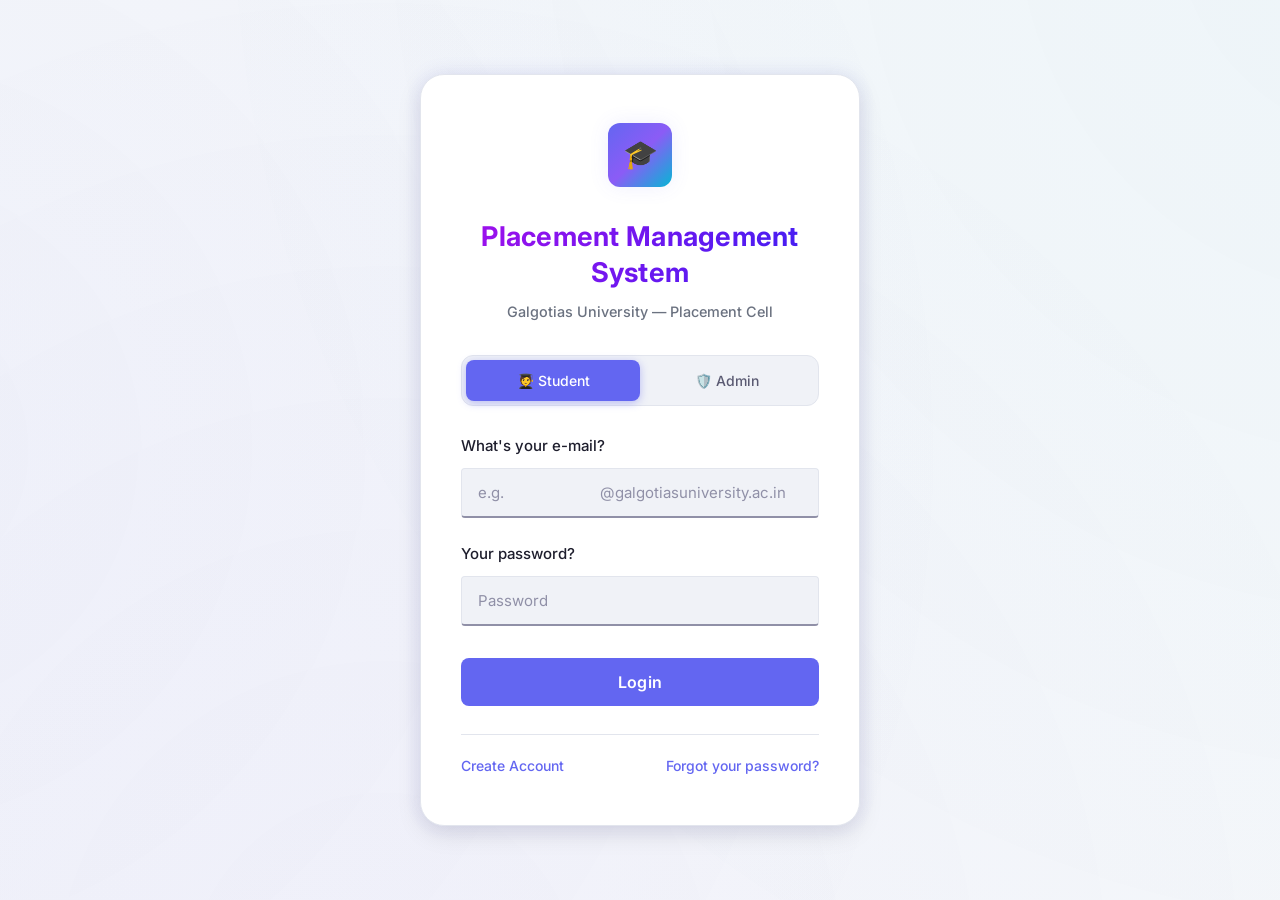
<file: index.html>
<!DOCTYPE html>
<html lang="en">

<head>
  <meta charset="UTF-8">
  <meta name="viewport" content="width=device-width, initial-scale=1.0">
  <meta name="description"
    content="Placement Management System - Login to access placement opportunities and manage student placements">
  <title>Login — Placement Management System</title>
  <link rel="stylesheet" href="styles.css">
  <style>
    /* Login page specific styles */
    .login-card {
      position: relative;
    }

    .close-btn {
      position: absolute;
      top: 16px;
      right: 20px;
      background: none;
      border: none;
      color: var(--accent-primary);
      font-size: 1.25rem;
      cursor: pointer;
      line-height: 1;
      opacity: 0.7;
      transition: var(--transition-fast);
    }

    .close-btn:hover {
      opacity: 1;
    }

    .login-title {
      font-size: 1.70rem;
      font-weight: 700;
      text-align: center;
      margin-bottom: 8px;
      line-height: 1.35;
      letter-spacing: 0.01em;
    }

    .login-subtitle {
      text-align: center;
      color: #6b7280;
      font-size: .90rem;
      margin-bottom: 32px;
      font-weight: 500;
    }

    .gradient-text {
      background: linear-gradient(120deg, #a20fec 0%, #3b1ff3 100%);
      -webkit-background-clip: text;
      -webkit-text-fill-color: transparent;
      background-clip: text;
      color: transparent;
    }

    .field-label {
      font-size: 0.9375rem;
      font-weight: 500;
      color: var(--text-primary);
      margin-bottom: 10px;
      display: block;
    }

    .login-input {
      width: 100%;
      padding: 14px 16px;
      background: var(--bg-input);
      border: 1px solid var(--border-color);
      border-bottom: 2px solid var(--text-muted);
      border-radius: 4px;
      color: var(--text-primary);
      font-family: inherit;
      font-size: 0.9375rem;
      transition: var(--transition-normal);
      outline: none;
      margin-bottom: 24px;
    }

    .login-input:focus {
      border-bottom-color: var(--accent-primary);
      background: var(--bg-card-hover);
    }

    .login-input::placeholder {
      color: var(--text-muted);
    }

    .login-submit {
      width: 100%;
      padding: 14px;
      background: var(--accent-primary);
      color: #fff;
      border: none;
      border-radius: var(--radius-sm);
      font-family: inherit;
      font-size: 1rem;
      font-weight: 600;
      cursor: pointer;
      transition: var(--transition-normal);
      margin-top: 8px;
      letter-spacing: 0.02em;
    }

    .login-submit:hover {
      background: var(--accent-primary-hover);
      transform: translateY(-2px);
      box-shadow: 0 4px 16px rgba(99, 102, 241, 0.3);
    }

    .login-submit:active {
      transform: translateY(0) scale(0.98);
    }

    .login-footer {
      display: flex;
      justify-content: space-between;
      margin-top: 28px;
      padding-top: 20px;
      border-top: 1px solid var(--border-color);
    }

    .login-footer a {
      font-size: 0.875rem;
      font-weight: 500;
      color: var(--accent-primary);
      text-decoration: none;
      cursor: pointer;
      transition: var(--transition-fast);
    }

    .login-footer a:hover {
      text-decoration: underline;
      color: var(--accent-primary-hover);
    }

    .view-section {
      display: none;
    }

    .view-section.active {
      display: block;
      animation: slideUp 0.35s ease;
    }

    .email-validation {
      font-size: 0.75rem;
      margin-top: -18px;
      margin-bottom: 16px;
      display: none;
    }

    .email-validation.error {
      display: block;
      color: var(--accent-danger);
    }

    .email-validation.success {
      display: block;
      color: var(--accent-success);
    }

    .back-link {
      display: inline-flex;
      align-items: center;
      gap: 6px;
      font-size: 0.875rem;
      color: var(--accent-primary);
      cursor: pointer;
      margin-bottom: 20px;
      text-decoration: none;
      transition: var(--transition-fast);
    }

    .back-link:hover {
      text-decoration: underline;
    }

    .success-box {
      padding: 16px;
      background: rgba(5, 150, 105, 0.08);
      border: 1px solid rgba(5, 150, 105, 0.2);
      border-radius: var(--radius-sm);
      color: var(--accent-success);
      font-size: 0.875rem;
      text-align: center;
      margin-bottom: 16px;
      display: none;
    }

    .success-box.show {
      display: block;
    }
  </style>
</head>

<body>
  <div class="login-container">
    <div class="login-card animate-slide-up">

      <!-- ======== LOGIN VIEW ======== -->
      <div class="view-section active" id="loginView">
        <div class="logo">
          <div class="logo-icon">🎓</div>
        </div>
        <h1 class="login-title gradient-text">Placement Management<br>System</h1>
        <p class="login-subtitle">Galgotias University — Placement Cell</p>

        <!-- Role Selector -->
        <div class="role-selector" id="roleSelector">
          <button class="role-btn active" data-role="student" onclick="selectRole('student')">🧑‍🎓 Student</button>
          <button class="role-btn" data-role="admin" onclick="selectRole('admin')">🛡️ Admin</button>
        </div>

        <!-- Error -->
        <div class="error-message" id="errorMsg">
          <span>⚠️</span>
          <span id="errorText">Invalid credentials.</span>
        </div>

        <form onsubmit="handleLogin(event)">
          <!-- University Email -->
          <div id="emailGroup">
            <label class="field-label">What's your e-mail?</label>
            <input type="email" id="universityEmail" class="login-input"
              placeholder="e.g.                        @galgotiasuniversity.ac.in" required autocomplete="email">
            <div class="email-validation" id="emailValidation"></div>
          </div>

          <label class="field-label">Your password?</label>
          <input type="password" id="password" class="login-input" placeholder="Password" required
            autocomplete="current-password">

          <button type="submit" class="login-submit">Login</button>
        </form>

        <div class="login-footer">
          <a onclick="showView('registerView')">Create Account</a>
          <a onclick="showView('forgotView')">Forgot your password?</a>
        </div>
      </div>

      <!-- ======== REGISTER VIEW ======== -->
      <div class="view-section" id="registerView">
        <a class="back-link" onclick="showView('loginView')">← Back to Login</a>
        <h1 class="login-title">Create Your Account</h1>

        <div class="error-message" id="regErrorMsg">
          <span>⚠️</span>
          <span id="regErrorText"></span>
        </div>
        <div class="success-box" id="regSuccess">
          ✅ Account created successfully! You can now login.
        </div>

        <form onsubmit="handleRegister(event)">
          <label class="field-label">Full Name</label>
          <input type="text" id="regName" class="login-input" placeholder="Your full name" required>

          <label class="field-label">University Email</label>
          <input type="email" id="regEmail" class="login-input"
            placeholder="                       @galgotiasuniversity.ac.in" required>
          <div class="email-validation" id="regEmailValidation"></div>

          <label class="field-label">Choose a Username</label>
          <input type="text" id="regUsername" class="login-input" placeholder="Choose a username" required>

          <label class="field-label">Choose a Password</label>
          <input type="password" id="regPassword" class="login-input" placeholder="Create a password" required>

          <label class="field-label">Confirm Password</label>
          <input type="password" id="regPasswordConfirm" class="login-input" placeholder="Confirm your password"
            required>

          <div id="deptGroup">
            <label class="field-label">Department</label>
            <select id="regDept" class="login-input" style="border-bottom: 2px solid var(--text-muted);">
              <option value="">Select Department</option>
              <option value="Computer Science">Computer Science</option>
              <option value="Information Technology">Information Technology</option>
              <option value="ECE">Electronics & Communication</option>
              <option value="EEE">Electrical Engineering</option>
              <option value="Mechanical">Mechanical Engineering</option>
              <option value="Civil">Civil Engineering</option>
            </select>
          </div>

          <button type="submit" class="login-submit">Create Account</button>
        </form>

        <div class="login-footer" style="justify-content: center;">
          <a onclick="showView('loginView')">Already have an account? Login</a>
        </div>
      </div>

      <!-- ======== FORGOT PASSWORD VIEW ======== -->
      <div class="view-section" id="forgotView">
        <a class="back-link" onclick="showView('loginView')">← Back to Login</a>
        <h1 class="login-title">Forgot Your Password?</h1>

        <p style="color: var(--text-secondary); font-size: 0.875rem; text-align: center; margin-bottom: 28px;">
          Enter your registered university email and we'll send you a reset link.
        </p>

        <div class="error-message" id="forgotErrorMsg">
          <span>⚠️</span>
          <span id="forgotErrorText"></span>
        </div>
        <div class="success-box" id="forgotSuccess">
          ✅ Password reset link has been sent to your email!
        </div>

        <form onsubmit="handleForgot(event)">
          <label class="field-label">Your university e-mail?</label>
          <input type="email" id="forgotEmail" class="login-input"
            placeholder="                       @galgotiasuniversity.ac.in" required>
          <div class="email-validation" id="forgotEmailValidation"></div>

          <button type="submit" class="login-submit">Send Reset Link</button>
        </form>

        <div class="login-footer" style="justify-content: center;">
          <a onclick="showView('loginView')">Remember your password? Login</a>
        </div>
      </div>

    </div>
  </div>

  <script src="app.js"></script>
  <script>
    let selectedRole = 'student';

    // Galgotias University email regex based on role:
    // Student: anyname@galgotiasuniversity.ac.in
    // Admin: anyname@galgotiasuniversity.edu.in
    const studentEmailRegex = /^[^\s@]+@galgotiasuniversity\.ac\.in$/i;
    const adminEmailRegex = /^[^\s@]+@galgotiasuniversity\.edu\.in$/i;

    function getEmailRegex() {
      return selectedRole === 'admin' ? adminEmailRegex : studentEmailRegex;
    }
    function getEmailHint() {
      // 23 spaces followed by then the domain
      const prefix = '                       ';
      return selectedRole === 'admin'
        ? prefix + '@galgotiasuniversity.edu.in'
        : prefix + '@galgotiasuniversity.ac.in';
    }

    // ===== VIEW SWITCHING =====
    function showView(viewId) {
      document.querySelectorAll('.view-section').forEach(v => v.classList.remove('active'));
      document.getElementById(viewId).classList.add('active');
      // Clear error messages
      document.querySelectorAll('.error-message').forEach(e => e.classList.remove('show'));
      document.querySelectorAll('.success-box').forEach(e => e.classList.remove('show'));
    }

    // ===== ROLE SELECTOR =====
    function selectRole(role) {
      selectedRole = role;
      document.querySelectorAll('.role-btn').forEach(btn => {
        btn.classList.toggle('active', btn.dataset.role === role);
      });
      document.getElementById('emailValidation').className = 'email-validation';
      document.getElementById('emailValidation').textContent = '';
      document.getElementById('universityEmail').style.borderBottomColor = '';
      document.getElementById('universityEmail').placeholder = 'e.g. ' + getEmailHint();
      document.getElementById('regEmail').placeholder = getEmailHint();
      document.getElementById('forgotEmail').placeholder = getEmailHint();
      document.getElementById('deptGroup').style.display = (role === 'student') ? 'block' : 'none';
      document.getElementById('errorMsg').classList.remove('show');
    }

    // ===== LIVE EMAIL VALIDATION =====
    function validateEmailField(inputId, validationId, getRegex) {
      const input = document.getElementById(inputId);
      input.addEventListener('input', function () {
        const val = this.value.trim();
        const el = document.getElementById(validationId);
        const regex = getRegex ? getRegex() : studentEmailRegex;

        if (!val) {
          el.className = 'email-validation';
          el.textContent = '';
          this.style.borderBottomColor = '';
          return;
        }

        if (regex.test(val)) {
          el.className = 'email-validation success';
          el.textContent = '✅ Valid Galgotias University email';
          this.style.borderBottomColor = 'var(--accent-success)';
        } else {
          el.className = 'email-validation error';
          el.textContent = '❌ Invalid format. Use: ' + getEmailHint();
          this.style.borderBottomColor = 'var(--accent-danger)';
        }
      });
    }

    validateEmailField('universityEmail', 'emailValidation', getEmailRegex);
    validateEmailField('regEmail', 'regEmailValidation', getEmailRegex);
    validateEmailField('forgotEmail', 'forgotEmailValidation', getEmailRegex);

    // ===== LOGIN =====
    function handleLogin(e) {
      e.preventDefault();
      const email = document.getElementById('universityEmail').value.trim();
      const password = document.getElementById('password').value.trim();
      const errorMsg = document.getElementById('errorMsg');

      if (!email || !password) {
        errorMsg.classList.add('show');
        document.getElementById('errorText').textContent = 'Please fill in all fields.';
        return;
      }

      // Validate email format based on role
      if (!getEmailRegex().test(email)) {
        errorMsg.classList.add('show');
        document.getElementById('errorText').textContent = 'Invalid email format. Use: ' + getEmailHint();
        return;
      }

      if (loginByEmail(selectedRole, email, password)) {
        errorMsg.classList.remove('show');
        window.location.href = selectedRole === 'student' ? 'student-dashboard.html' : 'admin-dashboard.html';
      } else {
        errorMsg.classList.add('show');
        document.getElementById('errorText').textContent = 'No account found. Please register first or check your credentials.';
      }
    }

    // ===== REGISTER =====
    function handleRegister(e) {
      e.preventDefault();
      const name = document.getElementById('regName').value.trim();
      const email = document.getElementById('regEmail').value.trim();
      const username = document.getElementById('regUsername').value.trim();
      const password = document.getElementById('regPassword').value;
      const confirmPassword = document.getElementById('regPasswordConfirm').value;
      const dept = document.getElementById('regDept').value;
      const errorMsg = document.getElementById('regErrorMsg');
      const successMsg = document.getElementById('regSuccess');

      errorMsg.classList.remove('show');
      successMsg.classList.remove('show');

      if (!name || !email || !username || !password) {
        errorMsg.classList.add('show');
        document.getElementById('regErrorText').textContent = 'Please fill in all required fields.';
        return;
      }

      if (selectedRole === 'student' && !dept) {
        errorMsg.classList.add('show');
        document.getElementById('regErrorText').textContent = 'Please select a department.';
        return;
      }

      if (!getEmailRegex().test(email)) {
        errorMsg.classList.add('show');
        document.getElementById('regErrorText').textContent = 'Invalid email format. Use: ' + getEmailHint();
        return;
      }

      // Strong password validation
      if (password.length < 8) {
        errorMsg.classList.add('show');
        document.getElementById('regErrorText').textContent = 'Password must be at least 8 characters long.';
        return;
      }
      if (!/[A-Z]/.test(password)) {
        errorMsg.classList.add('show');
        document.getElementById('regErrorText').textContent = 'Password must contain at least one uppercase letter (A-Z).';
        return;
      }
      if (!/[a-z]/.test(password)) {
        errorMsg.classList.add('show');
        document.getElementById('regErrorText').textContent = 'Password must contain at least one lowercase letter (a-z).';
        return;
      }
      if (!/[0-9]/.test(password)) {
        errorMsg.classList.add('show');
        document.getElementById('regErrorText').textContent = 'Password must contain at least one digit (0-9).';
        return;
      }
      if (!/[!@#$%^&*()_+\-=\[\]{};':"\\|,.<>\/?`~]/.test(password)) {
        errorMsg.classList.add('show');
        document.getElementById('regErrorText').textContent = 'Password must contain at least one special symbol (!@#$%^&* etc.).';
        return;
      }

      if (password !== confirmPassword) {
        errorMsg.classList.add('show');
        document.getElementById('regErrorText').textContent = 'Passwords do not match.';
        return;
      }

      let newStudentId = null;

      // Save new student record to localStorage ONLY if Student
      if (selectedRole === 'student') {
        const students = getData('students');
        const newStudent = {
          id: getNextId('students'),
          name: name,
          email: email,
          phone: '',
          department: dept,
          cgpa: 0,
          skills: '',
          status: 'active'
        };
        students.push(newStudent);
        setData('students', students);
        newStudentId = newStudent.id;
      }

      // Register login account
      const result = registerAccount(username, password, selectedRole, name, newStudentId, email);
      if (result !== 'success') {
        errorMsg.classList.add('show');
        if (result === 'email_taken') {
          document.getElementById('regErrorText').textContent = 'This email is already registered. Please login instead.';
        } else {
          document.getElementById('regErrorText').textContent = 'Username already taken. Please choose another.';
        }

        // Rollback student creation if account failed
        if (selectedRole === 'student') {
          const updated = getData('students').filter(s => s.id !== newStudentId);
          setData('students', updated);
        }
        return;
      }

      // Show success
      successMsg.classList.add('show');
      e.target.reset();

      // Auto-switch to login after 2 seconds
      setTimeout(() => {
        showView('loginView');
      }, 2000);
    }

    // ===== FORGOT PASSWORD =====
    function handleForgot(e) {
      e.preventDefault();
      const email = document.getElementById('forgotEmail').value.trim();
      const errorMsg = document.getElementById('forgotErrorMsg');
      const successMsg = document.getElementById('forgotSuccess');

      errorMsg.classList.remove('show');
      successMsg.classList.remove('show');

      if (!email) {
        errorMsg.classList.add('show');
        document.getElementById('forgotErrorText').textContent = 'Please enter your email.';
        return;
      }

      if (!galgotiasEmailRegex.test(email)) {
        errorMsg.classList.add('show');
        document.getElementById('forgotErrorText').textContent = 'Invalid university email format.';
        return;
      }

      // Simulate sending reset link
      successMsg.classList.add('show');
      e.target.reset();
    }

    // If already logged in, redirect
    const user = getUser();
    if (user) {
      window.location.href = user.role === 'student' ? 'student-dashboard.html' : 'admin-dashboard.html';
    }
  </script>
</body>

</html>
</file>
<file: styles.css>
/* ========================================
   Placement Management System — Design System
   ======================================== */

@import url('https://fonts.googleapis.com/css2?family=Inter:wght@300;400;500;600;700;800&display=swap');

/* ---------- CSS Variables ---------- */
:root {
  --bg-primary: #f5f7fa;
  --bg-secondary: #eef1f6;
  --bg-card: #ffffff;
  --bg-card-hover: #f8f9fc;
  --bg-glass: rgba(99, 102, 241, 0.03);
  --bg-input: #f0f2f7;
  --border-color: #e2e5ed;
  --border-active: rgba(99, 102, 241, 0.5);

  --text-primary: #1e1e2d;
  --text-secondary: #5a5a72;
  --text-muted: #9090a7;

  --accent-primary: #6366f1;
  --accent-primary-hover: #4f46e5;
  --accent-secondary: #0891b2;
  --accent-success: #059669;
  --accent-warning: #d97706;
  --accent-danger: #dc2626;

  --gradient-primary: linear-gradient(135deg, #6366f1, #8b5cf6, #06b6d4);
  --gradient-card: linear-gradient(135deg, rgba(99,102,241,0.05), rgba(6,182,212,0.03));
  --gradient-sidebar: linear-gradient(180deg, #ffffff 0%, #f5f7fa 100%);

  --shadow-sm: 0 1px 3px rgba(0,0,0,0.06), 0 1px 2px rgba(0,0,0,0.04);
  --shadow-md: 0 4px 12px rgba(0,0,0,0.08);
  --shadow-lg: 0 8px 24px rgba(0,0,0,0.1);
  --shadow-glow: 0 0 20px rgba(99,102,241,0.1);

  --radius-sm: 8px;
  --radius-md: 12px;
  --radius-lg: 16px;
  --radius-xl: 24px;

  --transition-fast: 0.15s ease;
  --transition-normal: 0.3s ease;
  --transition-slow: 0.5s ease;

  --sidebar-width: 260px;
  --header-height: 70px;
}

/* ---------- Global Reset ---------- */
*, *::before, *::after {
  margin: 0;
  padding: 0;
  box-sizing: border-box;
}

html {
  scroll-behavior: smooth;
}

body {
  font-family: 'Inter', -apple-system, BlinkMacSystemFont, sans-serif;
  background: var(--bg-primary);
  color: var(--text-primary);
  line-height: 1.6;
  min-height: 100vh;
  overflow-x: hidden;
}

/* ---------- Background Decoration ---------- */
body::before {
  content: '';
  position: fixed;
  top: -50%;
  left: -50%;
  width: 200%;
  height: 200%;
  background: radial-gradient(circle at 20% 50%, rgba(99,102,241,0.04) 0%, transparent 50%),
              radial-gradient(circle at 80% 20%, rgba(6,182,212,0.03) 0%, transparent 50%),
              radial-gradient(circle at 40% 80%, rgba(139,92,246,0.03) 0%, transparent 50%);
  z-index: -1;
  animation: bgFloat 20s ease-in-out infinite;
}

@keyframes bgFloat {
  0%, 100% { transform: translate(0, 0); }
  33% { transform: translate(-1%, 1%); }
  66% { transform: translate(1%, -1%); }
}

/* ---------- Scrollbar ---------- */
::-webkit-scrollbar { width: 6px; }
::-webkit-scrollbar-track { background: #eef1f6; }
::-webkit-scrollbar-thumb {
  background: #c0c4d0;
  border-radius: 3px;
}

/* ---------- Login Page ---------- */
.login-container {
  min-height: 100vh;
  display: flex;
  align-items: center;
  justify-content: center;
  padding: 20px;
}

.login-card {
  background: var(--bg-card);
  backdrop-filter: blur(20px);
  border: 1px solid var(--border-color);
  border-radius: var(--radius-xl);
  padding: 48px 40px;
  width: 100%;
  max-width: 440px;
  box-shadow: var(--shadow-lg), var(--shadow-glow);
  animation: slideUp 0.6s ease;
}

.login-card .logo {
  text-align: center;
  margin-bottom: 32px;
}

.login-card .logo-icon {
  width: 64px;
  height: 64px;
  background: var(--gradient-primary);
  border-radius: var(--radius-md);
  display: flex;
  align-items: center;
  justify-content: center;
  margin: 0 auto 16px;
  font-size: 28px;
  box-shadow: var(--shadow-glow);
}

.login-card .logo h1 {
  font-size: 1.5rem;
  font-weight: 700;
  background: var(--gradient-primary);
  -webkit-background-clip: text;
  -webkit-text-fill-color: transparent;
  background-clip: text;
}

.login-card .logo p {
  color: var(--text-secondary);
  font-size: 0.875rem;
  margin-top: 4px;
}

/* ---------- Role Selector ---------- */
.role-selector {
  display: flex;
  background: var(--bg-input);
  border-radius: var(--radius-md);
  padding: 4px;
  margin-bottom: 28px;
  border: 1px solid var(--border-color);
}

.role-btn {
  flex: 1;
  padding: 12px;
  border: none;
  background: transparent;
  color: var(--text-secondary);
  font-family: inherit;
  font-size: 0.875rem;
  font-weight: 500;
  cursor: pointer;
  border-radius: var(--radius-sm);
  transition: var(--transition-normal);
}

.role-btn.active {
  background: var(--accent-primary);
  color: white;
  box-shadow: 0 2px 8px rgba(99,102,241,0.4);
}

.role-btn:hover:not(.active) {
  color: var(--text-primary);
  background: rgba(99,102,241,0.06);
}

/* ---------- Form Styles ---------- */
.form-group {
  margin-bottom: 20px;
}

.form-group label {
  display: block;
  font-size: 0.8125rem;
  font-weight: 500;
  color: var(--text-secondary);
  margin-bottom: 8px;
  letter-spacing: 0.02em;
}

.form-control {
  width: 100%;
  padding: 12px 16px;
  background: var(--bg-input);
  border: 1px solid var(--border-color);
  border-radius: var(--radius-sm);
  color: var(--text-primary);
  font-family: inherit;
  font-size: 0.9375rem;
  transition: var(--transition-normal);
  outline: none;
}

.form-control:focus {
  border-color: var(--accent-primary);
  box-shadow: 0 0 0 3px rgba(99,102,241,0.1);
  background: #ffffff;
}

.form-control::placeholder {
  color: var(--text-muted);
}

select.form-control {
  appearance: none;
  background-image: url("data:image/svg+xml;charset=UTF-8,%3csvg xmlns='http://www.w3.org/2000/svg' viewBox='0 0 24 24' fill='none' stroke='%236b6b80' stroke-width='2'%3e%3cpolyline points='6 9 12 15 18 9'%3e%3c/polyline%3e%3c/svg%3e");
  background-repeat: no-repeat;
  background-position: right 12px center;
  background-size: 16px;
  padding-right: 40px;
}

textarea.form-control {
  resize: vertical;
  min-height: 100px;
}

/* ---------- Buttons ---------- */
.btn {
  display: inline-flex;
  align-items: center;
  justify-content: center;
  gap: 8px;
  padding: 12px 24px;
  border: none;
  border-radius: var(--radius-sm);
  font-family: inherit;
  font-size: 0.9375rem;
  font-weight: 500;
  cursor: pointer;
  transition: var(--transition-normal);
  text-decoration: none;
  white-space: nowrap;
}

.btn-primary {
  background: var(--gradient-primary);
  color: white;
  box-shadow: 0 2px 12px rgba(99,102,241,0.3);
}

.btn-primary:hover {
  transform: translateY(-2px);
  box-shadow: 0 4px 20px rgba(99,102,241,0.5);
}

.btn-secondary {
  background: var(--bg-input);
  color: var(--text-primary);
  border: 1px solid var(--border-color);
}

.btn-secondary:hover {
  background: rgba(99,102,241,0.06);
  border-color: var(--accent-primary);
}

.btn-success {
  background: var(--accent-success);
  color: white;
}

.btn-success:hover {
  background: #0ea371;
  transform: translateY(-2px);
}

.btn-danger {
  background: var(--accent-danger);
  color: white;
}

.btn-danger:hover {
  background: #dc2626;
  transform: translateY(-2px);
}

.btn-warning {
  background: var(--accent-warning);
  color: #ffffff;
}

.btn-warning:hover {
  background: #d97706;
  transform: translateY(-2px);
}

.btn-sm {
  padding: 8px 16px;
  font-size: 0.8125rem;
}

.btn-lg {
  padding: 14px 32px;
  font-size: 1rem;
}

.btn-full {
  width: 100%;
}

.btn:active {
  transform: translateY(0) scale(0.98);
}

/* ---------- Dashboard Layout ---------- */
.dashboard-layout {
  display: flex;
  min-height: 100vh;
}

/* ---------- Sidebar ---------- */
.sidebar {
  width: var(--sidebar-width);
  background: var(--gradient-sidebar);
  border-right: 1px solid var(--border-color);
  padding: 24px 0;
  position: fixed;
  top: 0;
  left: 0;
  bottom: 0;
  z-index: 100;
  display: flex;
  flex-direction: column;
  transition: var(--transition-normal);
  overflow-y: auto;
}

.sidebar-brand {
  padding: 0 24px 24px;
  border-bottom: 1px solid var(--border-color);
  margin-bottom: 16px;
}

.sidebar-brand h2 {
  font-size: 1.125rem;
  font-weight: 700;
  background: var(--gradient-primary);
  -webkit-background-clip: text;
  -webkit-text-fill-color: transparent;
  background-clip: text;
}

.sidebar-brand span {
  font-size: 0.75rem;
  color: var(--text-muted);
  display: block;
  margin-top: 4px;
}

.sidebar-nav {
  flex: 1;
  padding: 0 12px;
}

.nav-item {
  display: flex;
  align-items: center;
  gap: 12px;
  padding: 12px 16px;
  color: var(--text-secondary);
  text-decoration: none;
  border-radius: var(--radius-sm);
  font-size: 0.875rem;
  font-weight: 450;
  transition: var(--transition-normal);
  margin-bottom: 4px;
  cursor: pointer;
}

.nav-item:hover {
  background: rgba(99,102,241,0.08);
  color: var(--text-primary);
}

.nav-item.active {
  background: rgba(99,102,241,0.1);
  color: var(--accent-primary);
  font-weight: 500;
}

.nav-item .nav-icon {
  font-size: 1.15rem;
  width: 24px;
  text-align: center;
}

.nav-section-title {
  font-size: 0.6875rem;
  font-weight: 600;
  text-transform: uppercase;
  letter-spacing: 0.08em;
  color: var(--text-muted);
  padding: 16px 16px 8px;
}

.sidebar-footer {
  padding: 16px 12px;
  border-top: 1px solid var(--border-color);
}

.sidebar-footer .nav-item {
  color: var(--accent-danger);
}

/* ---------- Main Content ---------- */
.main-content {
  flex: 1;
  margin-left: var(--sidebar-width);
  padding: 32px;
  min-height: 100vh;
}

/* ---------- Page Header ---------- */
.page-header {
  margin-bottom: 32px;
  display: flex;
  align-items: center;
  justify-content: space-between;
  flex-wrap: wrap;
  gap: 16px;
}

.page-header h1 {
  font-size: 1.75rem;
  font-weight: 700;
  background: var(--gradient-primary);
  -webkit-background-clip: text;
  -webkit-text-fill-color: transparent;
  background-clip: text;
}

.page-header p {
  color: var(--text-secondary);
  font-size: 0.9375rem;
  margin-top: 4px;
}

.breadcrumb {
  display: flex;
  align-items: center;
  gap: 8px;
  font-size: 0.8125rem;
  color: var(--text-muted);
  margin-bottom: 8px;
}

.breadcrumb a {
  color: var(--accent-primary);
  text-decoration: none;
}

.breadcrumb a:hover {
  text-decoration: underline;
}

/* ---------- Stats Grid ---------- */
.stats-grid {
  display: grid;
  grid-template-columns: repeat(auto-fit, minmax(220px, 1fr));
  gap: 20px;
  margin-bottom: 32px;
}

.stat-card {
  background: var(--bg-card);
  backdrop-filter: blur(12px);
  border: 1px solid var(--border-color);
  border-radius: var(--radius-md);
  padding: 24px;
  transition: var(--transition-normal);
  position: relative;
  overflow: hidden;
}

.stat-card::before {
  content: '';
  position: absolute;
  top: 0;
  left: 0;
  right: 0;
  height: 3px;
  background: var(--gradient-primary);
  opacity: 0;
  transition: var(--transition-normal);
}

.stat-card:hover {
  background: var(--bg-card-hover);
  transform: translateY(-4px);
  box-shadow: var(--shadow-md);
}

.stat-card:hover::before {
  opacity: 1;
}

.stat-card .stat-icon {
  font-size: 2rem;
  margin-bottom: 12px;
}

.stat-card .stat-value {
  font-size: 2rem;
  font-weight: 700;
  color: var(--text-primary);
}

.stat-card .stat-label {
  font-size: 0.8125rem;
  color: var(--text-secondary);
  margin-top: 4px;
}

/* Stat card accent colors */
.stat-card.accent-blue { border-left: 3px solid var(--accent-primary); }
.stat-card.accent-cyan { border-left: 3px solid var(--accent-secondary); }
.stat-card.accent-green { border-left: 3px solid var(--accent-success); }
.stat-card.accent-yellow { border-left: 3px solid var(--accent-warning); }
.stat-card.accent-red { border-left: 3px solid var(--accent-danger); }

/* ---------- Cards ---------- */
.card {
  background: var(--bg-card);
  backdrop-filter: blur(12px);
  border: 1px solid var(--border-color);
  border-radius: var(--radius-md);
  padding: 24px;
  transition: var(--transition-normal);
}

.card:hover {
  background: var(--bg-card-hover);
  box-shadow: var(--shadow-md);
}

.card-header {
  display: flex;
  align-items: center;
  justify-content: space-between;
  margin-bottom: 20px;
  padding-bottom: 16px;
  border-bottom: 1px solid var(--border-color);
}

.card-header h2 {
  font-size: 1.125rem;
  font-weight: 600;
}

.card-header h3 {
  font-size: 1rem;
  font-weight: 600;
}

/* ---------- Tables ---------- */
.table-container {
  overflow-x: auto;
  border-radius: var(--radius-md);
  border: 1px solid var(--border-color);
}

.data-table {
  width: 100%;
  border-collapse: collapse;
}

.data-table thead {
  background: rgba(99,102,241,0.06);
}

.data-table th {
  padding: 14px 16px;
  text-align: left;
  font-size: 0.8125rem;
  font-weight: 600;
  color: var(--text-secondary);
  text-transform: uppercase;
  letter-spacing: 0.04em;
  white-space: nowrap;
}

.data-table td {
  padding: 14px 16px;
  font-size: 0.875rem;
  border-top: 1px solid var(--border-color);
  color: var(--text-primary);
}

.data-table tbody tr {
  transition: var(--transition-fast);
}

.data-table tbody tr:hover {
  background: rgba(99,102,241,0.04);
}

/* ---------- Status Badges ---------- */
.badge {
  padding: 4px 12px;
  border-radius: 20px;
  font-size: 0.75rem;
  font-weight: 600;
  text-transform: uppercase;
  letter-spacing: 0.04em;
  display: inline-block;
}

.badge-applied {
  background: rgba(99,102,241,0.1);
  color: var(--accent-primary);
}

.badge-shortlisted {
  background: rgba(245,158,11,0.15);
  color: var(--accent-warning);
}

.badge-selected {
  background: rgba(16,185,129,0.15);
  color: var(--accent-success);
}

.badge-rejected {
  background: rgba(239,68,68,0.15);
  color: var(--accent-danger);
}

.badge-pending {
  background: rgba(160,160,184,0.15);
  color: var(--text-secondary);
}

/* ---------- Job Cards ---------- */
.jobs-grid {
  display: grid;
  grid-template-columns: repeat(auto-fill, minmax(340px, 1fr));
  gap: 20px;
}

.job-card {
  background: var(--bg-card);
  backdrop-filter: blur(12px);
  border: 1px solid var(--border-color);
  border-radius: var(--radius-md);
  padding: 24px;
  transition: var(--transition-normal);
  display: flex;
  flex-direction: column;
}

.job-card:hover {
  background: var(--bg-card-hover);
  transform: translateY(-4px);
  box-shadow: var(--shadow-md), var(--shadow-glow);
}

.job-card .company-name {
  font-size: 0.8125rem;
  color: var(--accent-secondary);
  font-weight: 500;
  margin-bottom: 4px;
}

.job-card .job-title {
  font-size: 1.125rem;
  font-weight: 600;
  margin-bottom: 12px;
}

.job-card .job-details {
  display: flex;
  flex-wrap: wrap;
  gap: 12px;
  margin-bottom: 16px;
}

.job-detail-item {
  display: flex;
  align-items: center;
  gap: 6px;
  font-size: 0.8125rem;
  color: var(--text-secondary);
}

.job-detail-item .icon {
  font-size: 0.9375rem;
}

.job-card .job-description {
  color: var(--text-secondary);
  font-size: 0.875rem;
  margin-bottom: 16px;
  flex: 1;
}

.job-card .eligibility {
  padding: 12px;
  background: var(--bg-glass);
  border-radius: var(--radius-sm);
  margin-bottom: 16px;
}

.job-card .eligibility-title {
  font-size: 0.75rem;
  font-weight: 600;
  color: var(--text-muted);
  text-transform: uppercase;
  letter-spacing: 0.04em;
  margin-bottom: 6px;
}

.job-card .eligibility-text {
  font-size: 0.8125rem;
  color: var(--text-secondary);
}

.job-card .job-footer {
  display: flex;
  align-items: center;
  justify-content: space-between;
  padding-top: 16px;
  border-top: 1px solid var(--border-color);
}

.job-card .package {
  font-size: 1.125rem;
  font-weight: 700;
  color: var(--accent-success);
}

/* ---------- Notifications ---------- */
.notification-list {
  display: flex;
  flex-direction: column;
  gap: 12px;
}

.notification-item {
  display: flex;
  align-items: flex-start;
  gap: 12px;
  padding: 16px;
  background: var(--bg-glass);
  border-radius: var(--radius-sm);
  border-left: 3px solid var(--accent-primary);
  transition: var(--transition-fast);
}

.notification-item:hover {
  background: rgba(99,102,241,0.04);
}

.notification-item .notif-icon {
  font-size: 1.25rem;
  flex-shrink: 0;
}

.notification-item .notif-content h4 {
  font-size: 0.875rem;
  font-weight: 500;
  margin-bottom: 4px;
}

.notification-item .notif-content p {
  font-size: 0.8125rem;
  color: var(--text-secondary);
}

.notification-item .notif-time {
  font-size: 0.6875rem;
  color: var(--text-muted);
  margin-left: auto;
  white-space: nowrap;
}

/* ---------- Grid Layouts ---------- */
.grid-2 {
  display: grid;
  grid-template-columns: repeat(2, 1fr);
  gap: 24px;
}

.grid-3 {
  display: grid;
  grid-template-columns: repeat(3, 1fr);
  gap: 24px;
}

/* ---------- Quick Actions ---------- */
.quick-actions {
  display: grid;
  grid-template-columns: repeat(auto-fit, minmax(180px, 1fr));
  gap: 16px;
}

.quick-action-card {
  display: flex;
  flex-direction: column;
  align-items: center;
  gap: 12px;
  padding: 24px 16px;
  background: var(--bg-glass);
  border: 1px solid var(--border-color);
  border-radius: var(--radius-md);
  text-decoration: none;
  color: var(--text-primary);
  transition: var(--transition-normal);
  cursor: pointer;
  text-align: center;
}

.quick-action-card:hover {
  background: rgba(99,102,241,0.06);
  border-color: var(--accent-primary);
  transform: translateY(-4px);
  box-shadow: var(--shadow-md);
}

.quick-action-card .action-icon {
  font-size: 2rem;
}

.quick-action-card .action-label {
  font-size: 0.875rem;
  font-weight: 500;
}

/* ---------- Checkbox Custom ---------- */
.custom-checkbox {
  display: flex;
  align-items: center;
  gap: 10px;
  cursor: pointer;
}

.custom-checkbox input[type="checkbox"] {
  appearance: none;
  width: 18px;
  height: 18px;
  border: 2px solid var(--border-color);
  border-radius: 4px;
  background: var(--bg-input);
  cursor: pointer;
  transition: var(--transition-fast);
  flex-shrink: 0;
}

.custom-checkbox input[type="checkbox"]:checked {
  background: var(--accent-primary);
  border-color: var(--accent-primary);
  background-image: url("data:image/svg+xml;charset=UTF-8,%3csvg xmlns='http://www.w3.org/2000/svg' width='12' height='12' viewBox='0 0 24 24' fill='none' stroke='white' stroke-width='3'%3e%3cpolyline points='20 6 9 17 4 12'%3e%3c/polyline%3e%3c/svg%3e");
  background-repeat: no-repeat;
  background-position: center;
}

/* ---------- Toast Notifications ---------- */
.toast-container {
  position: fixed;
  top: 24px;
  right: 24px;
  z-index: 9999;
  display: flex;
  flex-direction: column;
  gap: 8px;
}

.toast {
  padding: 14px 20px;
  background: var(--bg-card);
  backdrop-filter: blur(20px);
  border: 1px solid var(--border-color);
  border-radius: var(--radius-sm);
  box-shadow: var(--shadow-lg);
  display: flex;
  align-items: center;
  gap: 10px;
  min-width: 280px;
  animation: slideInRight 0.3s ease;
  font-size: 0.875rem;
}

.toast.success { border-left: 3px solid var(--accent-success); }
.toast.error { border-left: 3px solid var(--accent-danger); }
.toast.warning { border-left: 3px solid var(--accent-warning); }
.toast.info { border-left: 3px solid var(--accent-primary); }

/* ---------- Empty State ---------- */
.empty-state {
  text-align: center;
  padding: 60px 20px;
}

.empty-state .empty-icon {
  font-size: 3rem;
  margin-bottom: 16px;
  opacity: 0.5;
}

.empty-state h3 {
  font-size: 1.125rem;
  margin-bottom: 8px;
}

.empty-state p {
  color: var(--text-secondary);
  font-size: 0.875rem;
}

/* ---------- Animations ---------- */
@keyframes slideUp {
  from { opacity: 0; transform: translateY(30px); }
  to { opacity: 1; transform: translateY(0); }
}

@keyframes slideInRight {
  from { opacity: 0; transform: translateX(50px); }
  to { opacity: 1; transform: translateX(0); }
}

@keyframes fadeIn {
  from { opacity: 0; }
  to { opacity: 1; }
}

@keyframes pulse {
  0%, 100% { opacity: 1; }
  50% { opacity: 0.5; }
}

.animate-slide-up { animation: slideUp 0.5s ease; }
.animate-fade-in { animation: fadeIn 0.5s ease; }

/* Staggered card animations */
.stats-grid .stat-card:nth-child(1) { animation: slideUp 0.4s ease 0.0s both; }
.stats-grid .stat-card:nth-child(2) { animation: slideUp 0.4s ease 0.1s both; }
.stats-grid .stat-card:nth-child(3) { animation: slideUp 0.4s ease 0.2s both; }
.stats-grid .stat-card:nth-child(4) { animation: slideUp 0.4s ease 0.3s both; }

.jobs-grid .job-card:nth-child(1) { animation: slideUp 0.4s ease 0.0s both; }
.jobs-grid .job-card:nth-child(2) { animation: slideUp 0.4s ease 0.1s both; }
.jobs-grid .job-card:nth-child(3) { animation: slideUp 0.4s ease 0.15s both; }
.jobs-grid .job-card:nth-child(4) { animation: slideUp 0.4s ease 0.2s both; }
.jobs-grid .job-card:nth-child(5) { animation: slideUp 0.4s ease 0.25s both; }
.jobs-grid .job-card:nth-child(6) { animation: slideUp 0.4s ease 0.3s both; }

/* ---------- Responsive ---------- */
@media (max-width: 992px) {
  .sidebar {
    transform: translateX(-100%);
  }
  .sidebar.open {
    transform: translateX(0);
  }
  .main-content {
    margin-left: 0;
  }
  .grid-2 { grid-template-columns: 1fr; }
  .grid-3 { grid-template-columns: 1fr; }
  .menu-toggle {
    display: flex !important;
  }
}

@media (max-width: 640px) {
  .login-card {
    padding: 32px 24px;
  }
  .main-content {
    padding: 20px 16px;
  }
  .page-header h1 {
    font-size: 1.375rem;
  }
  .stats-grid {
    grid-template-columns: 1fr;
  }
  .jobs-grid {
    grid-template-columns: 1fr;
  }
  .stat-card .stat-value {
    font-size: 1.5rem;
  }
}

/* ---------- Menu Toggle ---------- */
.menu-toggle {
  display: none;
  position: fixed;
  top: 16px;
  left: 16px;
  z-index: 200;
  background: var(--bg-card);
  border: 1px solid var(--border-color);
  border-radius: var(--radius-sm);
  padding: 10px;
  cursor: pointer;
  color: var(--text-primary);
  font-size: 1.25rem;
  align-items: center;
  justify-content: center;
}

/* ---------- Overlay ---------- */
.sidebar-overlay {
  display: none;
  position: fixed;
  inset: 0;
  background: rgba(0,0,0,0.5);
  z-index: 99;
}

.sidebar-overlay.active {
  display: block;
}

/* ---------- Section Dividers ---------- */
.section-divider {
  border: none;
  border-top: 1px solid var(--border-color);
  margin: 32px 0;
}

/* ---------- Profile Avatar ---------- */
.avatar {
  width: 48px;
  height: 48px;
  border-radius: 50%;
  background: var(--gradient-primary);
  color: #ffffff;
  display: flex;
  align-items: center;
  justify-content: center;
  font-size: 1.125rem;
  font-weight: 600;
  flex-shrink: 0;
}

.avatar.large {
  width: 80px;
  height: 80px;
  font-size: 2rem;
}

/* ---------- Credential Hint ---------- */
.credential-hint {
  margin-top: 24px;
  padding: 14px;
  background: rgba(99,102,241,0.08);
  border: 1px solid rgba(99,102,241,0.2);
  border-radius: var(--radius-sm);
  font-size: 0.8125rem;
  color: var(--text-secondary);
  text-align: center;
}

.credential-hint strong {
  color: var(--accent-primary);
}

/* ---------- Error Message ---------- */
.error-message {
  padding: 10px 14px;
  background: rgba(239,68,68,0.1);
  border: 1px solid rgba(239,68,68,0.3);
  border-radius: var(--radius-sm);
  color: var(--accent-danger);
  font-size: 0.8125rem;
  margin-bottom: 16px;
  display: none;
  align-items: center;
  gap: 8px;
}

.error-message.show {
  display: flex;
}

/* ---------- Filter Bar ---------- */
.filter-bar {
  display: flex;
  align-items: center;
  gap: 12px;
  flex-wrap: wrap;
  margin-bottom: 24px;
}

.filter-bar .form-control {
  max-width: 250px;
}

/* ---------- Action Bar ---------- */
.action-bar {
  display: flex;
  align-items: center;
  justify-content: space-between;
  gap: 12px;
  flex-wrap: wrap;
  margin-bottom: 24px;
}
</file>
